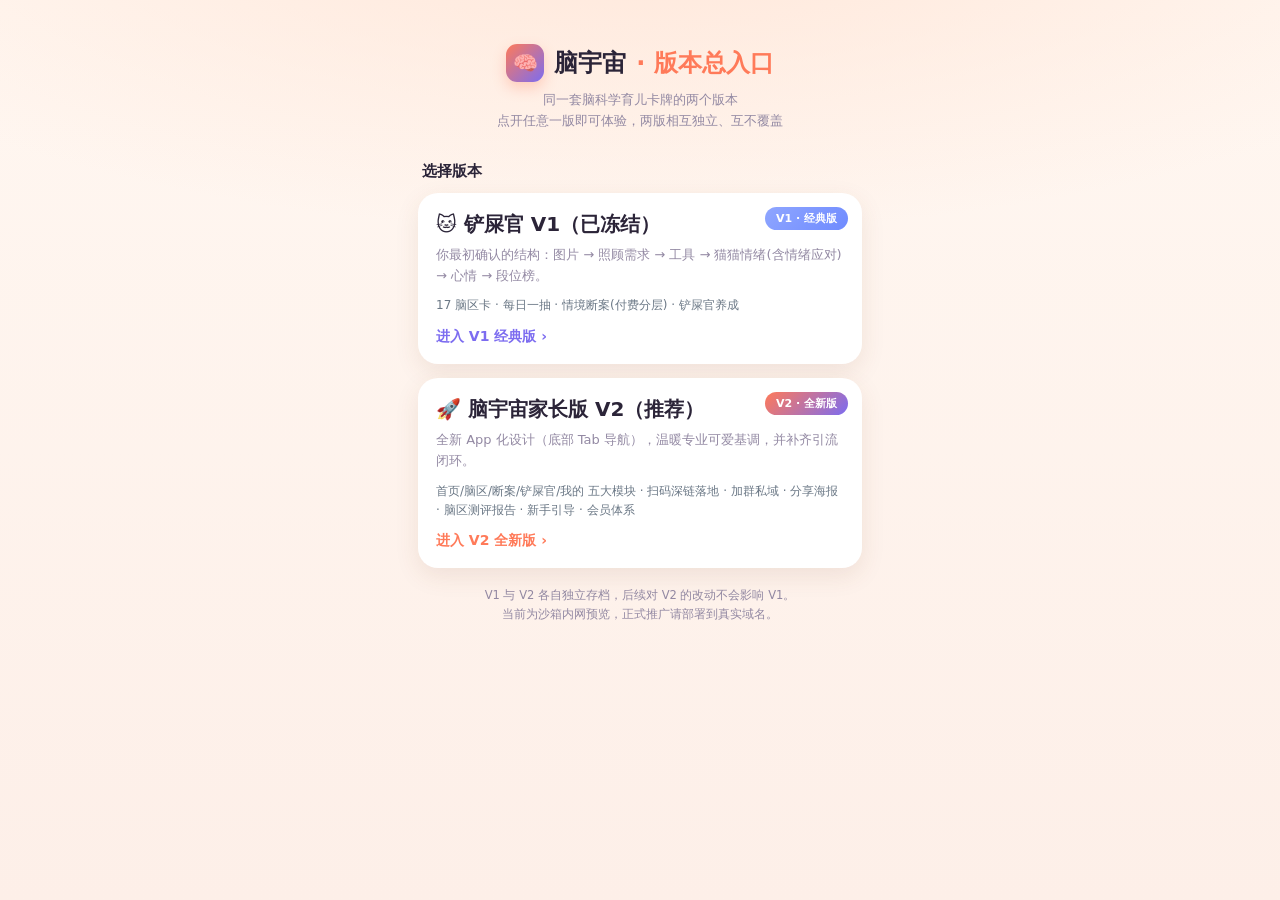
<file: index.html>
<!doctype html>
<html lang="zh-CN">
<head>
<meta charset="utf-8">
<meta name="viewport" content="width=device-width,initial-scale=1,viewport-fit=cover">
<title>脑宇宙 · 版本总入口</title>
<style>
  :root{--brand:#FF7A59;--brand2:#7C6CF0;--ink:#2B2438;--muted:#9389A3;}
  *{box-sizing:border-box;margin:0;}
  body{font-family:"PingFang SC","Microsoft YaHei",system-ui,sans-serif;color:var(--ink);
    background:radial-gradient(120% 60% at 50% -10%,#FFE6D8 0%,rgba(255,230,216,0) 60%),linear-gradient(180deg,#FFF7F1,#FDEFE8);
    min-height:100vh;}
  .wrap{max-width:480px;margin:0 auto;padding:26px 18px 60px;}
  .head{text-align:center;padding:18px 0 6px;}
  .logo{display:inline-flex;align-items:center;gap:10px;font-weight:900;font-size:24px;}
  .logo .mark{width:38px;height:38px;border-radius:11px;display:flex;align-items:center;justify-content:center;
    background:linear-gradient(135deg,var(--brand),var(--brand2));font-size:20px;box-shadow:0 6px 14px rgba(255,122,89,.3);}
  .logo b{color:var(--brand);}
  .sub{color:var(--muted);font-size:13px;margin-top:8px;line-height:1.6;}
  .title{font-size:15px;font-weight:800;margin:24px 4px 12px;color:var(--ink);}
  .vcard{display:block;text-decoration:none;color:inherit;background:#fff;border-radius:20px;padding:18px;
    box-shadow:0 8px 24px rgba(120,70,40,.10);margin-bottom:14px;position:relative;overflow:hidden;transition:transform .15s;}
  .vcard:active{transform:scale(.98);}
  .vcard .vtag{position:absolute;right:14px;top:14px;font-size:11px;font-weight:800;color:#fff;padding:4px 11px;border-radius:999px;}
  .vcard.v1 .vtag{background:linear-gradient(135deg,#8FA6FF,#6F8BFF);}
  .vcard.v2 .vtag{background:linear-gradient(135deg,var(--brand),var(--brand2));}
  .vcard h2{font-size:20px;margin-bottom:6px;}
  .vcard p{font-size:13px;color:var(--muted);line-height:1.65;}
  .vcard .go{display:inline-flex;align-items:center;gap:6px;margin-top:12px;font-size:14px;font-weight:800;color:var(--brand2);}
  .vcard.v2 .go{color:var(--brand);}
  .vcard .feat{font-size:12px;color:#6b7886;margin-top:10px;line-height:1.6;}
  .note{font-size:11.5px;color:var(--muted);text-align:center;margin-top:18px;line-height:1.7;}
</style>
</head>
<body>
<div class="wrap">
  <div class="head">
    <div class="logo"><span class="mark">🧠</span>脑宇宙<b>· 版本总入口</b></div>
    <div class="sub">同一套脑科学育儿卡牌的两个版本<br>点开任意一版即可体验，两版相互独立、互不覆盖</div>
  </div>

  <div class="title">选择版本</div>

  <a class="vcard v1" href="versions/v1/">
    <span class="vtag">V1 · 经典版</span>
    <h2>🐱 铲屎官 V1（已冻结）</h2>
    <p>你最初确认的结构：图片 → 照顾需求 → 工具 → 猫猫情绪(含情绪应对) → 心情 → 段位榜。</p>
    <div class="feat">17 脑区卡 · 每日一抽 · 情境断案(付费分层) · 铲屎官养成</div>
    <span class="go">进入 V1 经典版 ›</span>
  </a>

  <a class="vcard v2" href="parent-app/">
    <span class="vtag">V2 · 全新版</span>
    <h2>🚀 脑宇宙家长版 V2（推荐）</h2>
    <p>全新 App 化设计（底部 Tab 导航），温暖专业可爱基调，并补齐引流闭环。</p>
    <div class="feat">首页/脑区/断案/铲屎官/我的 五大模块 · 扫码深链落地 · 加群私域 · 分享海报 · 脑区测评报告 · 新手引导 · 会员体系</div>
    <span class="go">进入 V2 全新版 ›</span>
  </a>

  <div class="note">V1 与 V2 各自独立存档，后续对 V2 的改动不会影响 V1。<br>当前为沙箱内网预览，正式推广请部署到真实域名。</div>
</div>
</body>
</html>
</file>
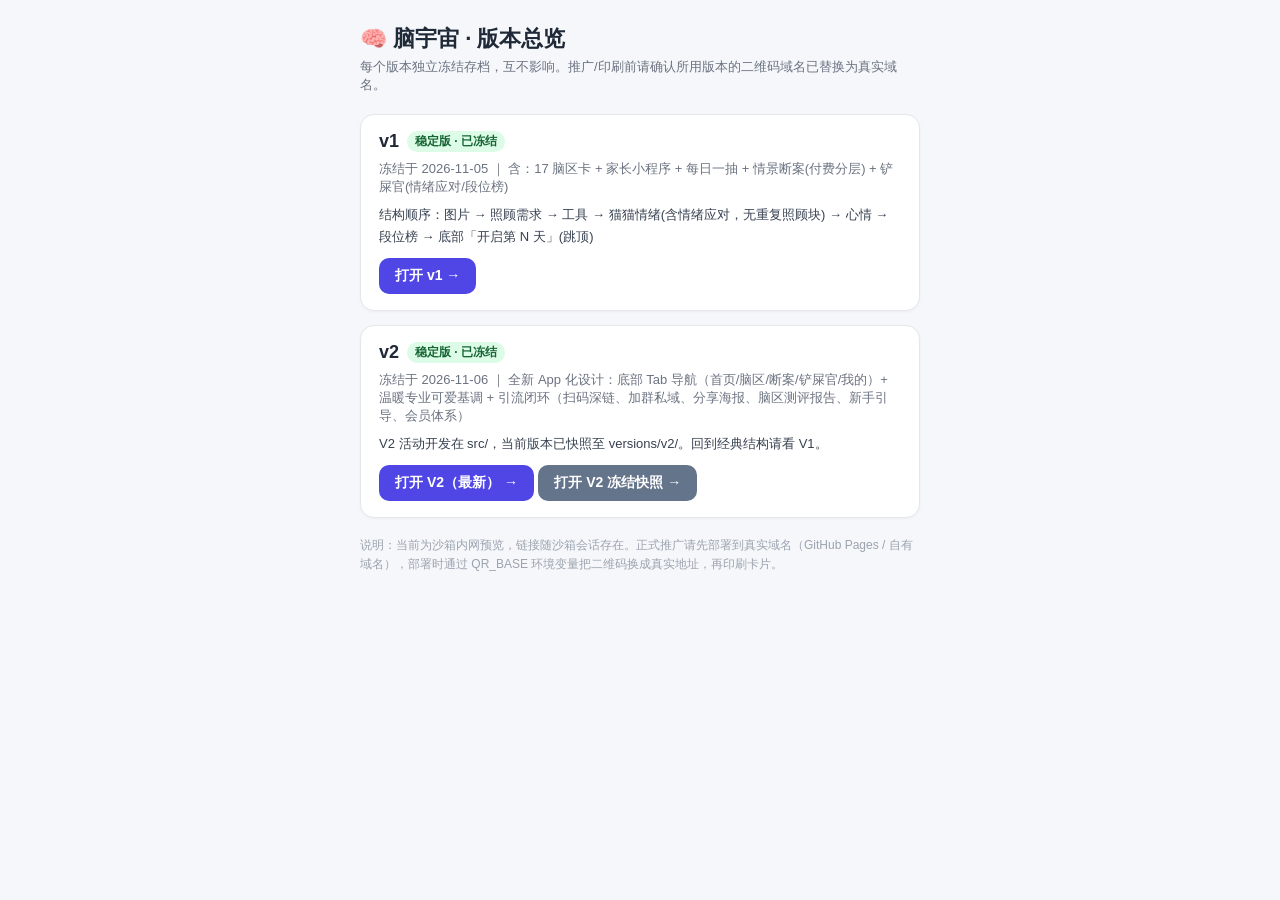
<file: versions/index.html>
<!doctype html>
<html lang="zh-CN">
<head>
<meta charset="utf-8">
<meta name="viewport" content="width=device-width,initial-scale=1,viewport-fit=cover">
<title>脑宇宙 · 版本总览</title>
<style>
  body{font-family:-apple-system,BlinkMacSystemFont,"PingFang SC","Microsoft YaHei",sans-serif;background:#f5f7fa;margin:0;padding:24px;color:#1f2937;}
  .wrap{max-width:560px;margin:0 auto;}
  h1{font-size:22px;margin:0 0 4px;}
  .sub{color:#6b7280;font-size:13px;margin:0 0 20px;}
  .card{background:#fff;border:1px solid #e5e7eb;border-radius:14px;padding:16px 18px;margin-bottom:14px;box-shadow:0 1px 3px rgba(0,0,0,.04);}
  .ver{font-size:18px;font-weight:700;display:flex;align-items:center;gap:8px;}
  .tag{font-size:12px;font-weight:600;padding:2px 8px;border-radius:999px;}
  .tag.stable{background:#dcfce7;color:#166534;}
  .tag.dev{background:#fef3c7;color:#92400e;}
  .meta{color:#6b7280;font-size:13px;margin:8px 0;}
  .feat{font-size:13px;color:#374151;line-height:1.7;margin:6px 0 0;}
  a.btn{display:inline-block;margin-top:10px;background:#4f46e5;color:#fff;text-decoration:none;font-size:14px;font-weight:600;padding:9px 16px;border-radius:10px;}
  a.btn:hover{background:#4338ca;}
  .note{font-size:12px;color:#9ca3af;margin-top:18px;line-height:1.6;}
</style>
</head>
<body>
<div class="wrap">
  <h1>🧠 脑宇宙 · 版本总览</h1>
  <p class="sub">每个版本独立冻结存档，互不影响。推广/印刷前请确认所用版本的二维码域名已替换为真实域名。</p>

  <div class="card">
    <div class="ver">v1 <span class="tag stable">稳定版 · 已冻结</span></div>
    <div class="meta">冻结于 2026-11-05 ｜ 含：17 脑区卡 + 家长小程序 + 每日一抽 + 情景断案(付费分层) + 铲屎官(情绪应对/段位榜)</div>
    <div class="feat">结构顺序：图片 → 照顾需求 → 工具 → 猫猫情绪(含情绪应对，无重复照顾块) → 心情 → 段位榜 → 底部「开启第 N 天」(跳顶)</div>
    <a class="btn" href="./v1/">打开 v1 →</a>
  </div>

  <div class="card">
    <div class="ver">v2 <span class="tag stable">稳定版 · 已冻结</span></div>
    <div class="meta">冻结于 2026-11-06 ｜ 全新 App 化设计：底部 Tab 导航（首页/脑区/断案/铲屎官/我的）+ 温暖专业可爱基调 + 引流闭环（扫码深链、加群私域、分享海报、脑区测评报告、新手引导、会员体系）</div>
    <div class="feat">V2 活动开发在 src/，当前版本已快照至 versions/v2/。回到经典结构请看 V1。</div>
    <a class="btn" href="../parent-app/">打开 V2（最新） →</a>
    <a class="btn" style="background:#64748b" href="./v2/">打开 V2 冻结快照 →</a>
  </div>

  <p class="note">说明：当前为沙箱内网预览，链接随沙箱会话存在。正式推广请先部署到真实域名（GitHub Pages / 自有域名），部署时通过 QR_BASE 环境变量把二维码换成真实地址，再印刷卡片。</p>
</div>
</body>
</html>
</file>
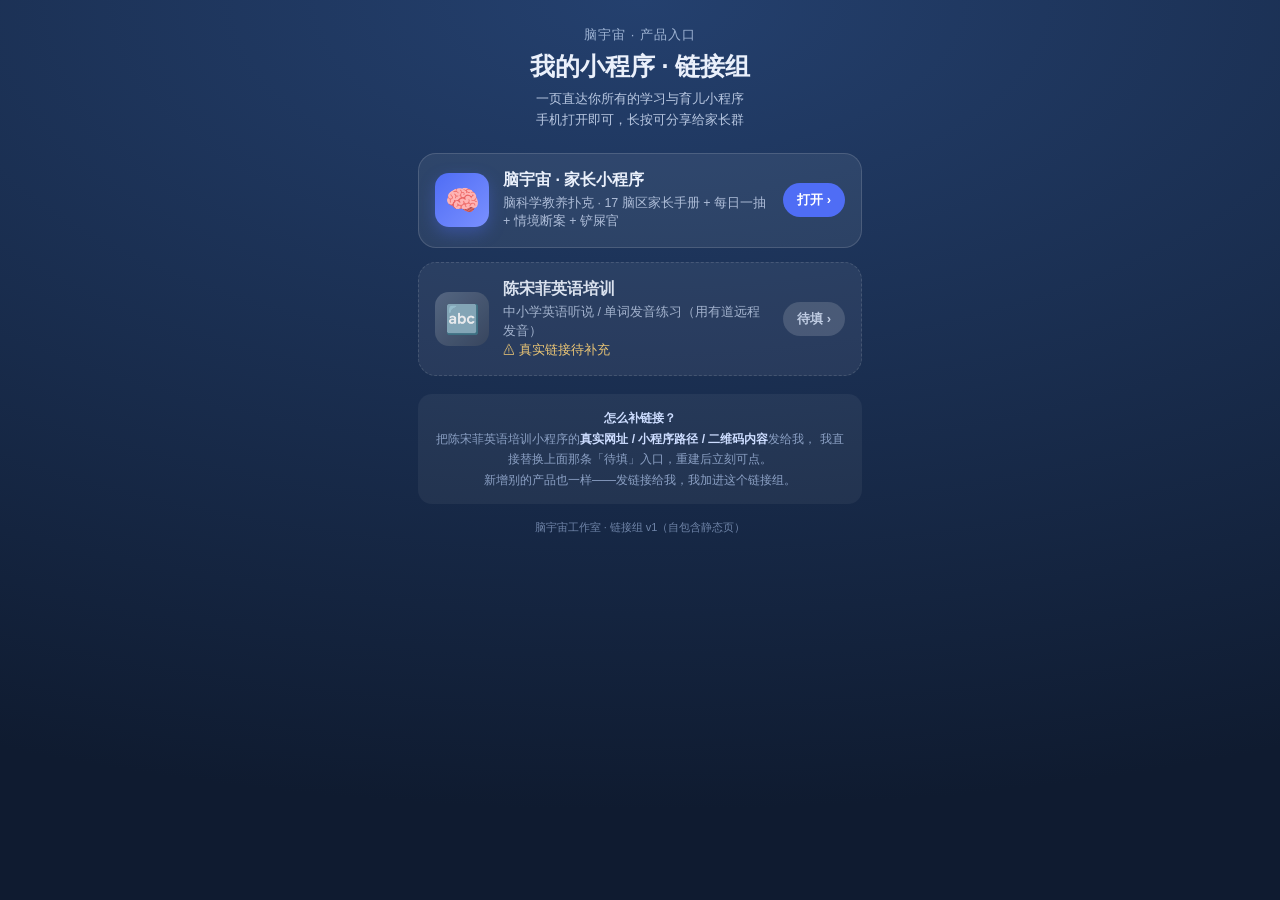
<file: links.html>
<!doctype html>
<html lang="zh-CN">
<head>
<meta charset="utf-8">
<meta name="viewport" content="width=device-width,initial-scale=1,maximum-scale=1">
<title>我的小程序 · 链接组</title>
<style>
  :root{--bg:#0f1b30;--c:#1b2a4a;--acc:#4F6DF5;--acc2:#7a90ff;}
  *{box-sizing:border-box;-webkit-tap-highlight-color:transparent;}
  body{margin:0;font-family:-apple-system,"PingFang SC","Microsoft YaHei",sans-serif;
    background:radial-gradient(130% 90% at 50% 0%,#24406e,#0f1b30);color:#eaf0fb;min-height:100vh;}
  .wrap{max-width:480px;margin:0 auto;padding:26px 18px 40px;}
  .logo{font-size:13px;letter-spacing:1px;color:#9fb4d4;text-align:center;margin-bottom:6px;}
  h1{font-size:25px;text-align:center;margin:0 0 6px;font-weight:800;}
  .sub{text-align:center;color:#b9c8e2;font-size:13px;line-height:1.6;margin:0 0 22px;}
  .card{display:block;text-decoration:none;color:inherit;background:rgba(255,255,255,.07);
    border:1px solid rgba(255,255,255,.14);border-radius:18px;padding:16px 16px;margin-bottom:14px;
    display:flex;align-items:center;gap:14px;transition:.15s;}
  .card:active{transform:scale(.985);}
  .ic{width:54px;height:54px;border-radius:14px;flex:none;display:flex;align-items:center;justify-content:center;
    font-size:28px;background:linear-gradient(135deg,var(--acc),var(--acc2));box-shadow:0 6px 16px rgba(79,109,245,.35);}
  .meta{flex:1;min-width:0;}
  .nm{font-size:16px;font-weight:700;}
  .ds{font-size:12.5px;color:#aebdd8;margin-top:3px;line-height:1.5;}
  .go{flex:none;font-size:13px;font-weight:700;color:#fff;background:var(--acc);
    padding:8px 14px;border-radius:999px;}
  .card.todo{border-style:dashed;opacity:.92;}
  .card.todo .ic{background:linear-gradient(135deg,#5a6b86,#3a4860);box-shadow:none;}
  .card.todo .go{background:rgba(255,255,255,.16);color:#cdd9ee;}
  .note{margin-top:18px;font-size:12px;color:#8ba0c4;line-height:1.7;text-align:center;
    background:rgba(255,255,255,.05);border-radius:14px;padding:14px;}
  .note b{color:#cdddff;}
  .foot{text-align:center;font-size:11px;color:#6f84a8;margin-top:16px;}
</style>
</head>
<body>
<div class="wrap">
  <div class="logo">脑宇宙 · 产品入口</div>
  <h1>我的小程序 · 链接组</h1>
  <p class="sub">一页直达你所有的学习与育儿小程序<br>手机打开即可，长按可分享给家长群</p>

  <!-- 已上线：脑宇宙家长小程序（本仓库 parent-app） -->
  <a class="card" href="parent-app/index.html">
    <div class="ic">🧠</div>
    <div class="meta">
      <div class="nm">脑宇宙 · 家长小程序</div>
      <div class="ds">脑科学教养扑克 · 17 脑区家长手册 + 每日一抽 + 情境断案 + 铲屎官</div>
    </div>
    <div class="go">打开 ›</div>
  </a>

  <!-- 陈宋菲英语培训：真实小程序链接待补充（把下方 href 换成真实网址/小程序路径即可） -->
  <a class="card todo" href="#chen-link-todo" onclick="alert('陈宋菲英语培训的小程序链接待补充：把真实网址/小程序路径发给我，我立刻填进去并重建此页。');return false;">
    <div class="ic">🔤</div>
    <div class="meta">
      <div class="nm">陈宋菲英语培训</div>
      <div class="ds">中小学英语听说 / 单词发音练习（用有道远程发音）<br><span style="color:#ffd479">⚠ 真实链接待补充</span></div>
    </div>
    <div class="go">待填 ›</div>
  </a>

  <div class="note">
    <b>怎么补链接？</b><br>
    把陈宋菲英语培训小程序的<b>真实网址 / 小程序路径 / 二维码内容</b>发给我，
    我直接替换上面那条「待填」入口，重建后立刻可点。<br>
    新增别的产品也一样——发链接给我，我加进这个链接组。
  </div>
  <div class="foot">脑宇宙工作室 · 链接组 v1（自包含静态页）</div>
</div>
</body>
</html>
</file>
